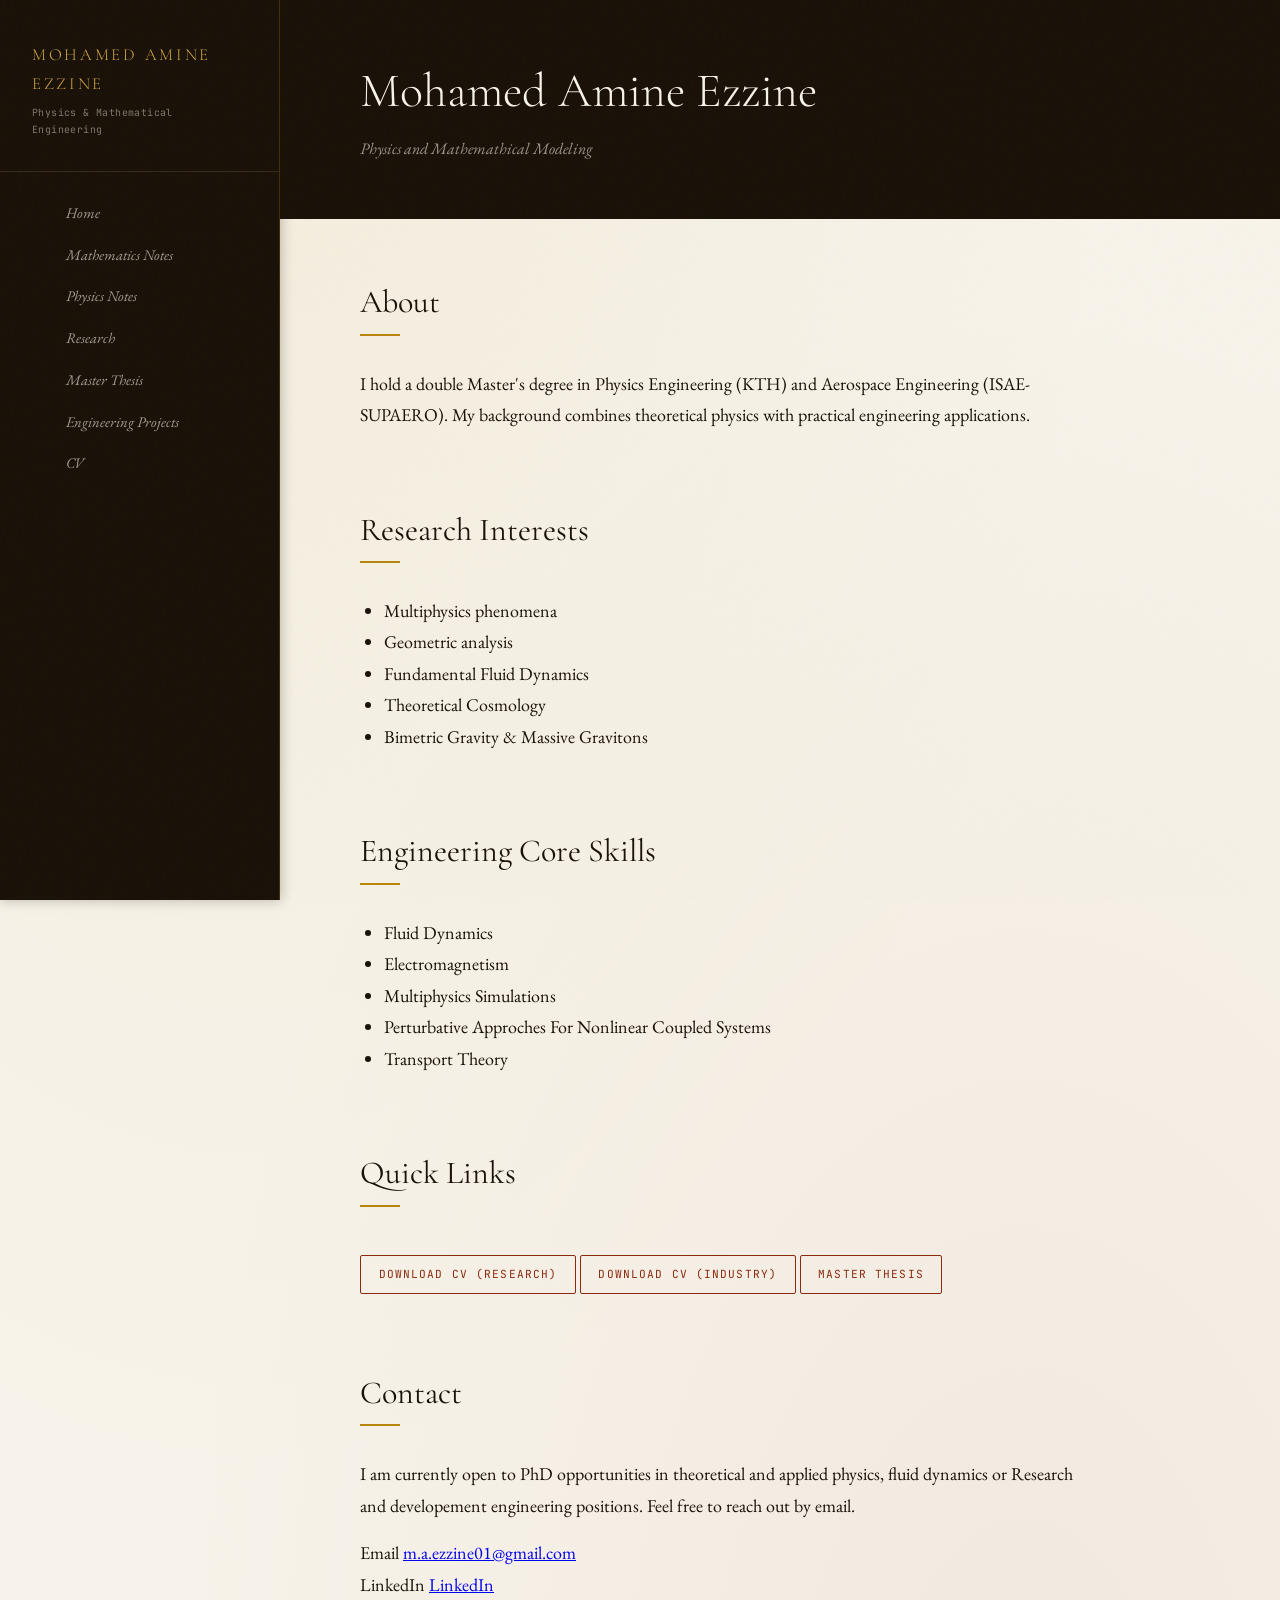
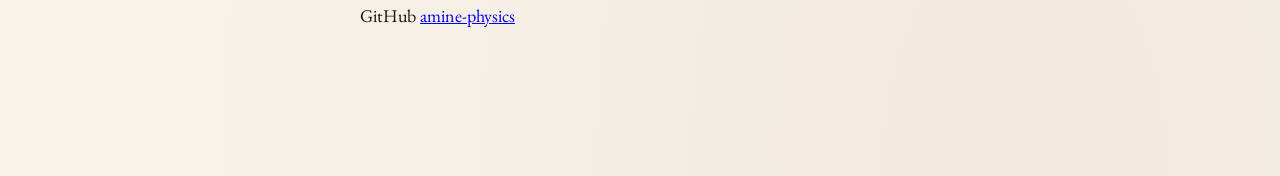
<file: index.html>
<!DOCTYPE html>
<html lang="en">
<head>
<meta charset="UTF-8">
<meta name="viewport" content="width=device-width, initial-scale=1.0">
<title>Mohamed Amine Ezzine</title>
<link rel="stylesheet" href="style.css">
<link rel="preconnect" href="https://fonts.googleapis.com">
<link href="https://fonts.googleapis.com/css2?family=EB+Garamond:wght@400;500&display=swap" rel="stylesheet">
</head>
<body>

<button 
  onclick="document.querySelector('.sidebar').classList.toggle('open')"
  style="display:none;position:fixed;top:1rem;left:1rem;z-index:200;
         background:#1a1208;color:#d4a843;border:1px solid rgba(184,134,11,0.3);
         padding:0.5rem 0.75rem;font-family:monospace;font-size:0.7rem;
         cursor:pointer;border-radius:3px;"
  id="menuBtn">☰ Menu</button>
<script>
  if (window.innerWidth <= 900)
    document.getElementById('menuBtn').style.display = 'block';
</script>

<aside class="sidebar">
  <div class="sidebar-header">
    <div class="sidebar-name">Mohamed Amine Ezzine</div>
    <div class="sidebar-subtitle">Physics & Mathematical Engineering</div>
  </div>
  <ul class="sidebar-nav">
    <li><a href="index.html" class="nav-link">Home</a></li>
    <li><a href="math.html" class="nav-link">Mathematics Notes</a></li>
    <li><a href="physics.html" class="nav-link">Physics Notes</a></li>
    <li><a href="research.html" class="nav-link">Research</a></li>
    <li><a href="thesis.html" class="nav-link">Master Thesis</a></li>
    <li><a href="Engineering Projects.html" class="nav-link">Engineering Projects</a></li>
    <li><a href="cv.html" class="nav-link">CV</a></li>
  </ul>
</aside>

<main class="main">

  <header class="page-header">
    <h1>Mohamed Amine Ezzine</h1>
    <p>Physics and Mathemathical Modeling</p>
  </header>

  <div class="content">

    <section class="section">
      <h2 class="section-title">About</h2>
      <div class="section-rule"></div>
      <p>
        I hold a double Master's degree in Physics Engineering (KTH) and Aerospace Engineering (ISAE-SUPAERO). 
        My background combines theoretical physics with practical engineering applications.
      </p>
    </section>

    <section class="section">
      <h2 class="section-title">Research Interests</h2>
      <div class="section-rule"></div>
      <ul>
        <li>Multiphysics phenomena
        <li>Geometric analysis
        <li>Fundamental Fluid Dynamics</li>
        <li>Theoretical Cosmology</li>
        <li>Bimetric Gravity &amp; Massive Gravitons</li>

      </ul>
    </section>
        <section class="section">
      <h2 class="section-title">Engineering Core Skills</h2>
      <div class="section-rule"></div>
      <ul>
        <li>Fluid Dynamics</li>
        <li>Electromagnetism</li>
        <li>Multiphysics Simulations</li>
        <li>Perturbative Approches For Nonlinear Coupled Systems</li>
        <li>Transport Theory</li>
      </ul>
    </section>

    <section class="section">
      <h2 class="section-title">Quick Links</h2>
      <div class="section-rule"></div>
      <a href="CV.pdf" class="button-link">Download CV (Research)</a>
      <a href="CV_Industry.pdf" class="button-link">Download CV (Industry)</a>
      <a href="Master Thesis.pdf" class="button-link">Master Thesis</a>
    </section>

    <!-- ── CONTACT ─────────────────────────────────── -->
    <section class="section">
      <h2 class="section-title">Contact</h2>
      <div class="section-rule"></div>
      <p>
        I am currently open to PhD opportunities in theoretical and
        applied physics, fluid dynamics or Research and developement engineering positions. Feel free to reach out by email.
      </p>

      <div class="contact-grid">

        <div class="contact-item">
          <span class="contact-label">Email</span>
          <a href="mailto:m.a.ezzine01@gmail.com" class="contact-value">
            m.a.ezzine01@gmail.com
          </a>
        </div>


        <div class="contact-item">
          <span class="contact-label">LinkedIn</span>
          <a href="https://www.linkedin.com/in/ezzine-mohamed-amine/"
             class="contact-value"
             target="_blank" rel="noopener">
            LinkedIn
          </a>
        </div>

        <div class="contact-item">
          <span class="contact-label">GitHub</span>
          <a href="https://github.com/amine-physics"
             class="contact-value"
             target="_blank" rel="noopener">
            amine-physics
          </a>
        </div>

      </div>
    </section>
    <!-- ── END CONTACT ────────────────────────────── -->

  </div>
</main>

</body>
</html>
</file>
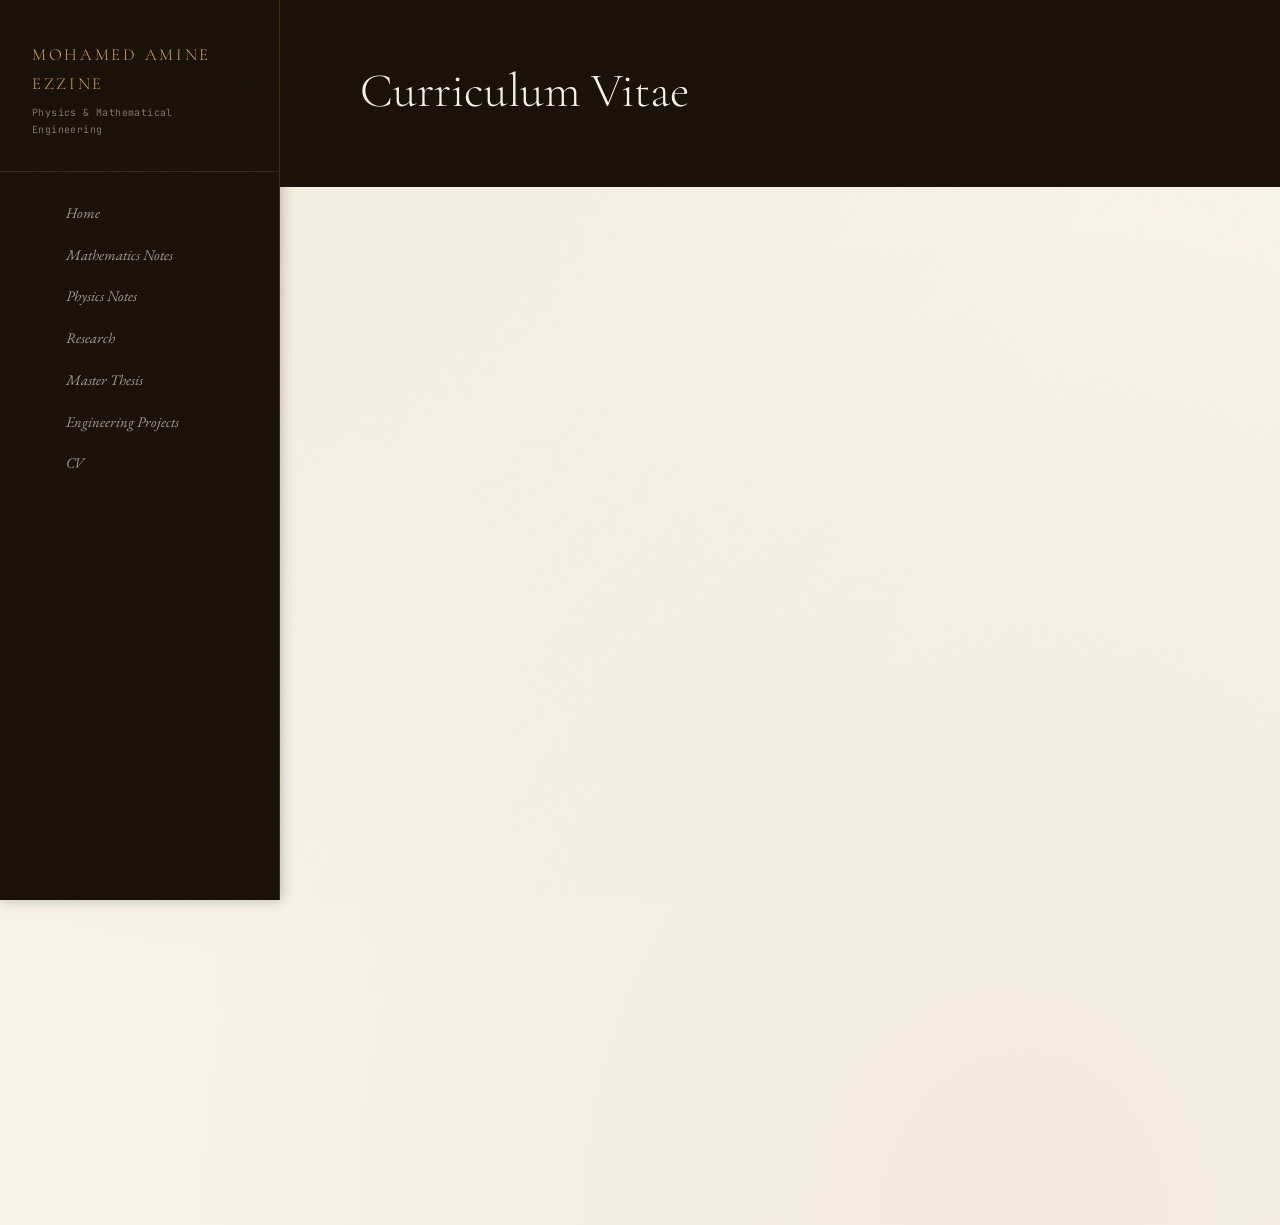
<file: cv.html>
<!DOCTYPE html>
<html lang="en">
<head>
<meta charset="UTF-8">
<meta name="viewport" content="width=device-width, initial-scale=1.0">
<title>CV</title>

<link rel="stylesheet" href="style.css">
<link rel="preconnect" href="https://fonts.googleapis.com">
<link href="https://fonts.googleapis.com/css2?family=EB+Garamond:wght@400;500&display=swap" rel="stylesheet">

</head>
<body>
<button 
  onclick="document.querySelector('.sidebar').classList.toggle('open')"
  style="display:none;position:fixed;top:1rem;left:1rem;z-index:200;
         background:#1a1208;color:#d4a843;border:1px solid rgba(184,134,11,0.3);
         padding:0.5rem 0.75rem;font-family:monospace;font-size:0.7rem;
         cursor:pointer;border-radius:3px;"
  id="menuBtn">☰ Menu</button>

<script>
  if (window.innerWidth <= 900)
    document.getElementById('menuBtn').style.display = 'block';
</script>

<aside class="sidebar">
  <div class="sidebar-header">
    <div class="sidebar-name">Mohamed Amine Ezzine</div>
    <div class="sidebar-subtitle">Physics & Mathematical Engineering</div>
  </div>

  <ul class="sidebar-nav">
    <li><a href="index.html" class="nav-link">Home</a></li>
    <li><a href="math.html" class="nav-link">Mathematics Notes</a></li>
    <li><a href="physics.html" class="nav-link">Physics Notes</a></li>
    <li><a href="research.html" class="nav-link">Research</a></li>
    <li><a href="thesis.html" class="nav-link">Master Thesis</a></li>
    <li><a href="Engineering Projects.html" class="nav-link">Engineering Projects</a></li>
    <li><a href="cv.html" class="nav-link">CV</a></li>
  </ul>
</aside>


<main class="main">

<header class="page-header">
  <h1>Curriculum Vitae</h1>
</header>

<div class="content">

<iframe src="CV.pdf" width="100%" height="900px"></iframe>

</div>
</main>
</body>
</html>
</file>
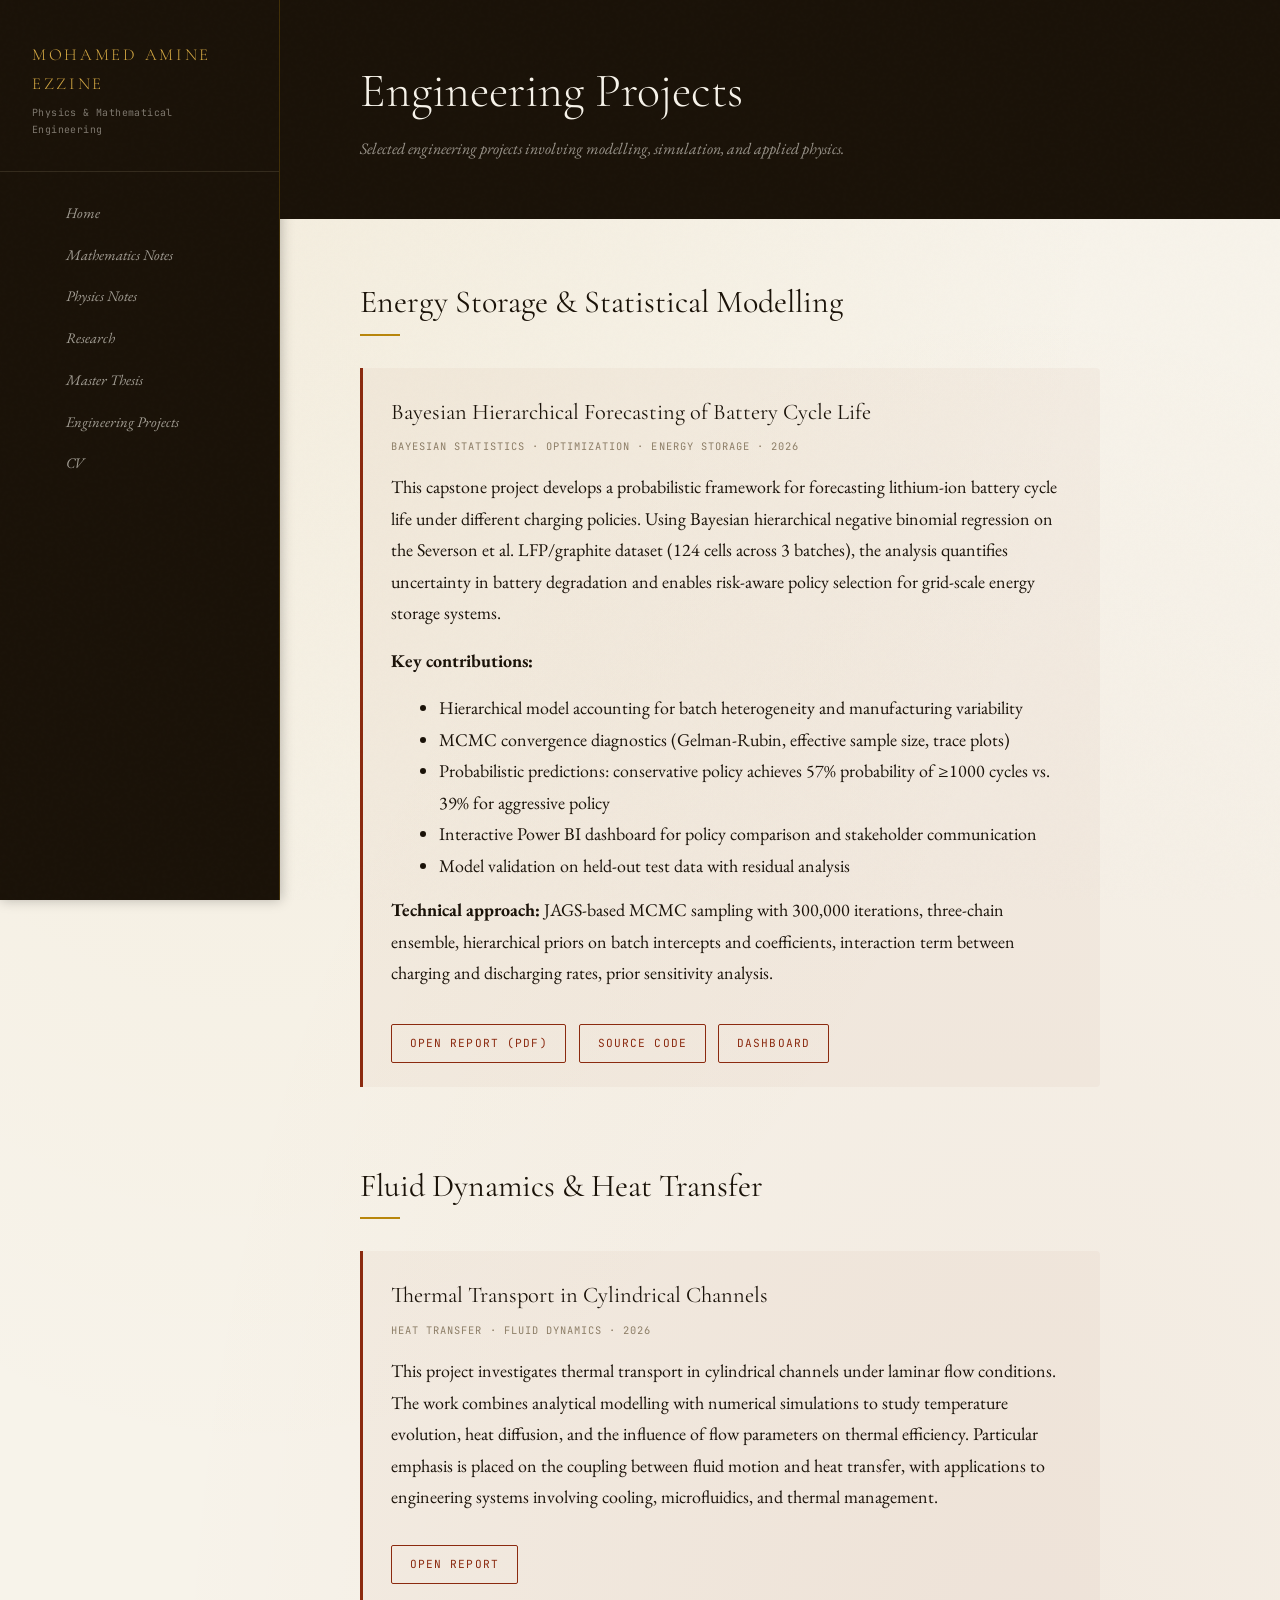
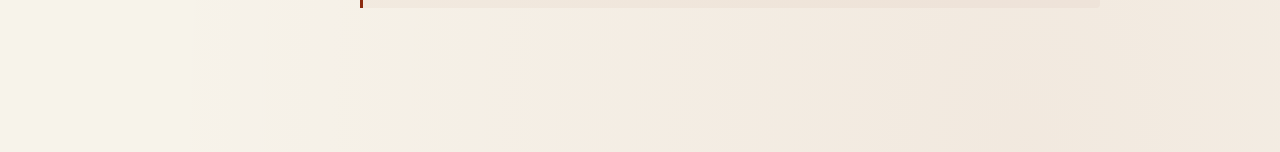
<file: Engineering Projects.html>
<!DOCTYPE html>
<html lang="en">
<head>
<meta charset="UTF-8">
<meta name="viewport" content="width=device-width, initial-scale=1.0">
<title>Engineering Projects</title>
<link rel="stylesheet" href="style.css">
<link rel="preconnect" href="https://fonts.googleapis.com">
<link href="https://fonts.googleapis.com/css2?family=EB+Garamond:wght@400;500&display=swap" rel="stylesheet">
</head>
<body>
<button 
  onclick="document.querySelector('.sidebar').classList.toggle('open')"
  style="display:none;position:fixed;top:1rem;left:1rem;z-index:200;
         background:#1a1208;color:#d4a843;border:1px solid rgba(184,134,11,0.3);
         padding:0.5rem 0.75rem;font-family:monospace;font-size:0.7rem;
         cursor:pointer;border-radius:3px;"
  id="menuBtn">☰ Menu</button>
<script>
  if (window.innerWidth <= 900)
    document.getElementById('menuBtn').style.display = 'block';
</script>
<aside class="sidebar">
  <div class="sidebar-header">
    <div class="sidebar-name">Mohamed Amine Ezzine</div>
    <div class="sidebar-subtitle">Physics & Mathematical Engineering</div>
  </div>
  <ul class="sidebar-nav">
    <li><a href="index.html" class="nav-link">Home</a></li>
    <li><a href="math.html" class="nav-link">Mathematics Notes</a></li>
    <li><a href="physics.html" class="nav-link">Physics Notes</a></li>
    <li><a href="research.html" class="nav-link">Research</a></li>
    <li><a href="thesis.html" class="nav-link">Master Thesis</a></li>
    <li><a href="Engineering Projects.html" class="nav-link">Engineering Projects</a></li>
    <li><a href="cv.html" class="nav-link">CV</a></li>
  </ul>
</aside>
<main class="main">
<header class="page-header">
  <h1>Engineering Projects</h1>
  <p>
    Selected engineering projects involving modelling,
    simulation, and applied physics.
  </p>
</header>
<div class="content">

<section class="section" id="battery-cycle-life">
  <h2 class="section-title">Energy Storage & Statistical Modelling</h2>
  <div class="section-rule"></div>
  <div class="note-card">
    <div class="note-title">Bayesian Hierarchical Forecasting of Battery Cycle Life</div>
    <div class="note-meta">Bayesian Statistics · Optimization · Energy Storage · 2026</div>
    <p>
      This capstone project develops a probabilistic framework for forecasting 
      lithium-ion battery cycle life under different charging policies. Using 
      Bayesian hierarchical negative binomial regression on the Severson et al. 
      LFP/graphite dataset (124 cells across 3 batches), the analysis quantifies 
      uncertainty in battery degradation and enables risk-aware policy selection 
      for grid-scale energy storage systems.
    </p>
    <p style="margin-top: 0.8rem;">
      <strong>Key contributions:</strong>
    </p>
    <ul style="margin-left: 1.5rem; margin-top: 0.5rem;">
      <li>Hierarchical model accounting for batch heterogeneity and manufacturing variability</li>
      <li>MCMC convergence diagnostics (Gelman-Rubin, effective sample size, trace plots)</li>
      <li>Probabilistic predictions: conservative policy achieves 57% probability of ≥1000 cycles 
          vs. 39% for aggressive policy</li>
      <li>Interactive Power BI dashboard for policy comparison and stakeholder communication</li>
      <li>Model validation on held-out test data with residual analysis</li>
    </ul>
    <p style="margin-top: 0.8rem;">
      <strong>Technical approach:</strong> JAGS-based MCMC sampling with 300,000 iterations, 
      three-chain ensemble, hierarchical priors on batch intercepts and coefficients, 
      interaction term between charging and discharging rates, prior sensitivity analysis.
    </p>
    <div style="display: flex; gap: 0.8rem; margin-top: 1.2rem; flex-wrap: wrap;">
      <a href="Bayesian_Statistics_project.pdf" class="button-link">
         Open Report (PDF)
      </a>
      <a href="https://github.com/Amine-Physics/Bayesian-analysis-of-battery-life-cycle" 
         class="button-link" target="_blank">
         Source Code
      </a>
      <a href="BATTERY CYCLE LIFE ANALYSIS.pbix" class="button-link" target="_blank">
         Dashboard
      </a>
    </div>
  </div>
</section>

<section class="section" id="thermal-transport">
  <h2 class="section-title">Fluid Dynamics & Heat Transfer</h2>
  <div class="section-rule"></div>
  <div class="note-card">
    <div class="note-title">Thermal Transport in Cylindrical Channels</div>
    <div class="note-meta">Heat Transfer · Fluid Dynamics · 2026</div>
    <p>
      This project investigates thermal transport in cylindrical
      channels under laminar flow conditions. The work combines
      analytical modelling with numerical simulations to study
      temperature evolution, heat diffusion, and the influence of
      flow parameters on thermal efficiency. Particular emphasis is
      placed on the coupling between fluid motion and heat transfer,
      with applications to engineering systems involving cooling,
      microfluidics, and thermal management.
    </p>
    <a href="Thermal Transport Project.pdf" class="button-link">
      Open Report
    </a>
  </div>
</section>

</div>
</main>
</body>
</html>
</file>
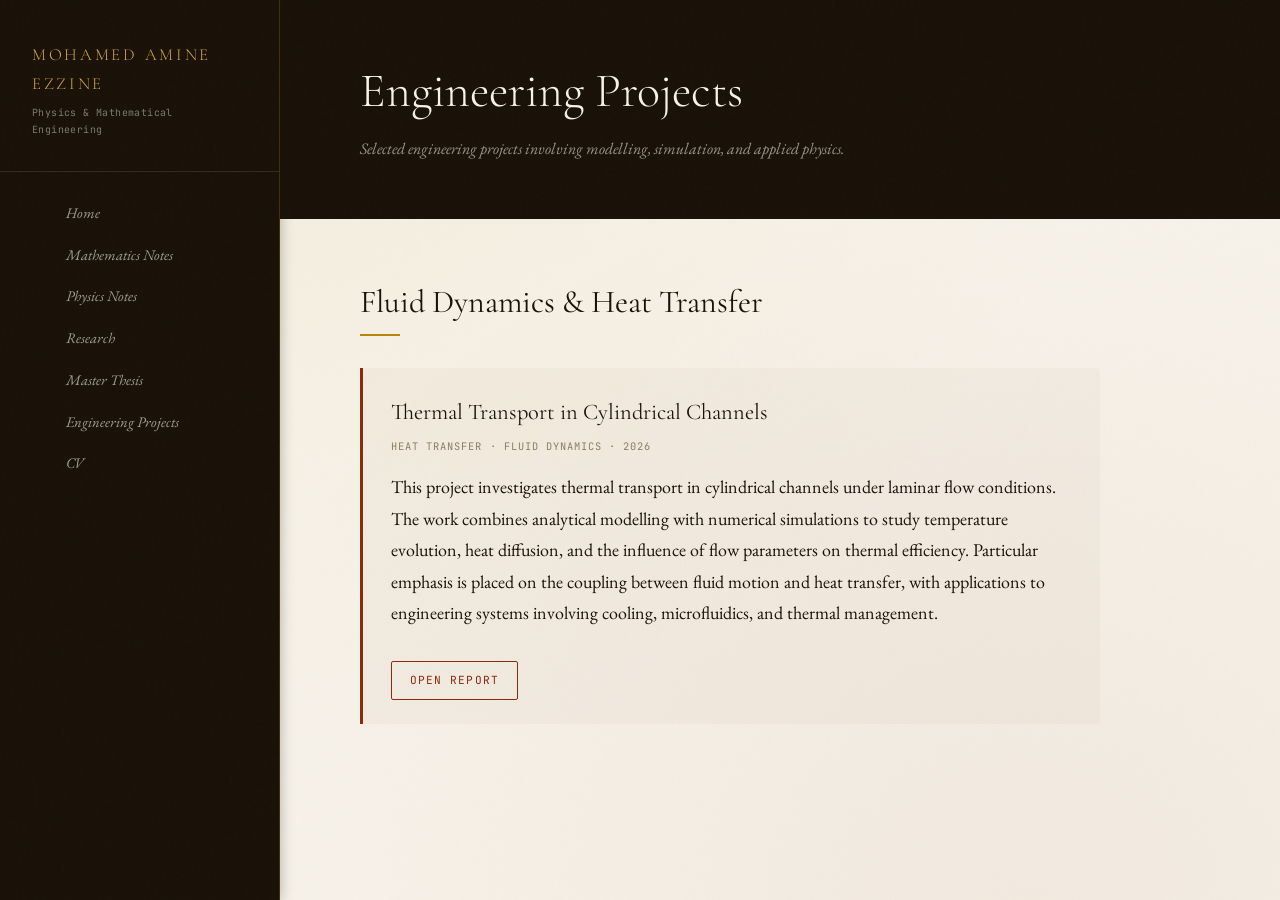
<file: Engineering.html>
<!DOCTYPE html>
<html lang="en">
<head>
<meta charset="UTF-8">
<meta name="viewport" content="width=device-width, initial-scale=1.0">
<title>Engineering Projects</title>

<link rel="stylesheet" href="style.css">
<link rel="preconnect" href="https://fonts.googleapis.com">
<link href="https://fonts.googleapis.com/css2?family=EB+Garamond:wght@400;500&display=swap" rel="stylesheet">

</head>
<body>

<button 
  onclick="document.querySelector('.sidebar').classList.toggle('open')"
  style="display:none;position:fixed;top:1rem;left:1rem;z-index:200;
         background:#1a1208;color:#d4a843;border:1px solid rgba(184,134,11,0.3);
         padding:0.5rem 0.75rem;font-family:monospace;font-size:0.7rem;
         cursor:pointer;border-radius:3px;"
  id="menuBtn">☰ Menu</button>

<script>
  if (window.innerWidth <= 900)
    document.getElementById('menuBtn').style.display = 'block';
</script>

<aside class="sidebar">
  <div class="sidebar-header">
    <div class="sidebar-name">Mohamed Amine Ezzine</div>
    <div class="sidebar-subtitle">Physics & Mathematical Engineering</div>
  </div>

  <ul class="sidebar-nav">
    <li><a href="index.html" class="nav-link">Home</a></li>
    <li><a href="math.html" class="nav-link">Mathematics Notes</a></li>
    <li><a href="physics.html" class="nav-link">Physics Notes</a></li>
    <li><a href="research.html" class="nav-link">Research</a></li>
    <li><a href="thesis.html" class="nav-link">Master Thesis</a></li>
    <li><a href="Engineering.html" class="nav-link">Engineering Projects</a></li>
    <li><a href="cv.html" class="nav-link">CV</a></li>
  </ul>
</aside>

<main class="main">

<header class="page-header">
  <h1>Engineering Projects</h1>
  <p>
    Selected engineering projects involving modelling,
    simulation, and applied physics.
  </p>
</header>

<div class="content">

<section class="section" id="thermal-transport">
  <h2 class="section-title">Fluid Dynamics & Heat Transfer</h2>
  <div class="section-rule"></div>

  <div class="note-card">
    <div class="note-title">Thermal Transport in Cylindrical Channels</div>
    <div class="note-meta">Heat Transfer · Fluid Dynamics · 2026</div>

    <p>
      This project investigates thermal transport in cylindrical
      channels under laminar flow conditions. The work combines
      analytical modelling with numerical simulations to study
      temperature evolution, heat diffusion, and the influence of
      flow parameters on thermal efficiency. Particular emphasis is
      placed on the coupling between fluid motion and heat transfer,
      with applications to engineering systems involving cooling,
      microfluidics, and thermal management.
    </p>

    <a href="Thermal_transport.pdf" class="button-link">
      Open Report
    </a>
  </div>

</section>

</div>
</main>

</body>
</html>
</file>
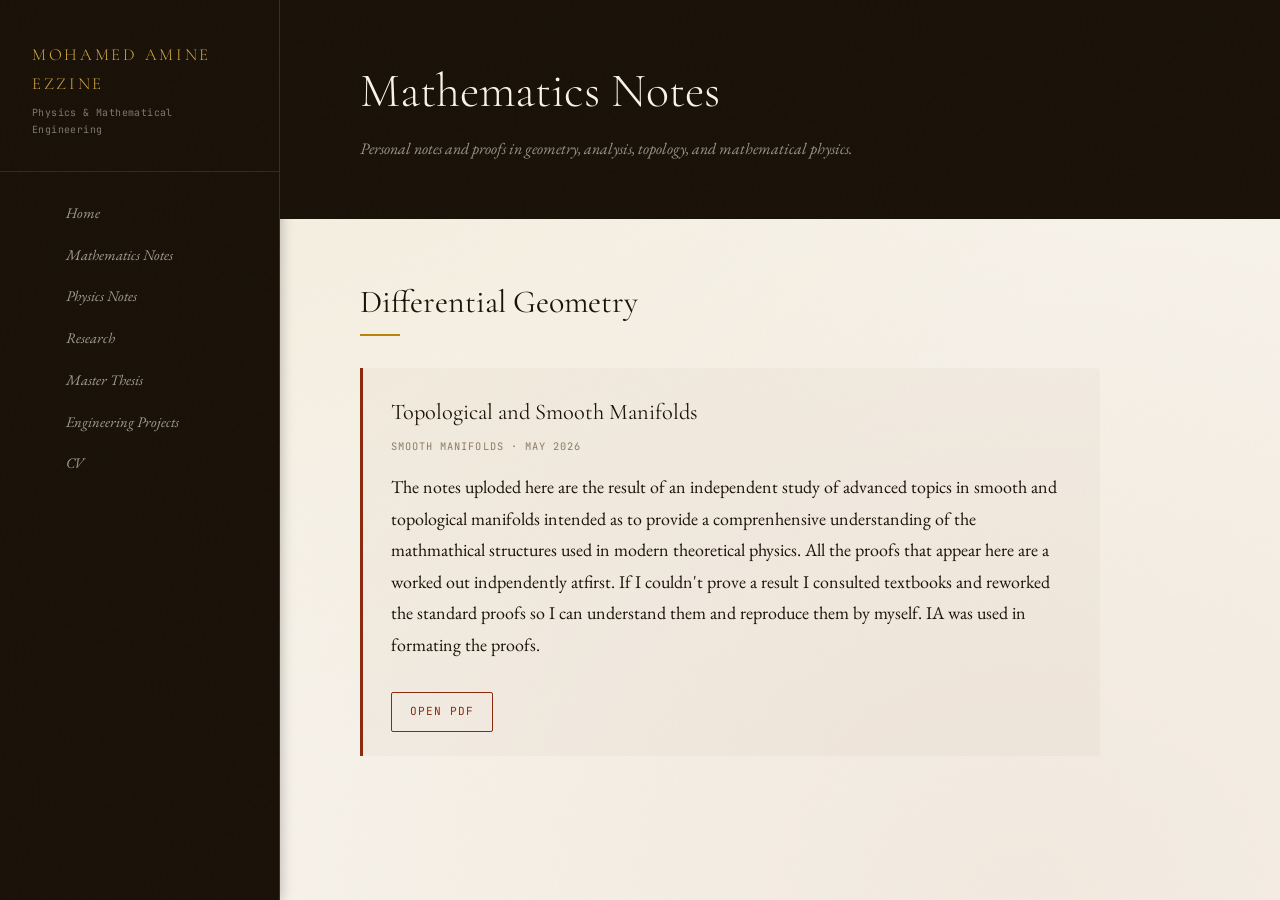
<file: math.html>
<!DOCTYPE html>
<html lang="en">
<head>
<meta charset="UTF-8">
<meta name="viewport" content="width=device-width, initial-scale=1.0">
<title>Mathematics Notes</title>

<link rel="stylesheet" href="style.css">
<link rel="preconnect" href="https://fonts.googleapis.com">
<link href="https://fonts.googleapis.com/css2?family=EB+Garamond:wght@400;500&display=swap" rel="stylesheet">

</head>
<body>
<button 
  onclick="document.querySelector('.sidebar').classList.toggle('open')"
  style="display:none;position:fixed;top:1rem;left:1rem;z-index:200;
         background:#1a1208;color:#d4a843;border:1px solid rgba(184,134,11,0.3);
         padding:0.5rem 0.75rem;font-family:monospace;font-size:0.7rem;
         cursor:pointer;border-radius:3px;"
  id="menuBtn">☰ Menu</button>

<script>
  if (window.innerWidth <= 900)
    document.getElementById('menuBtn').style.display = 'block';
</script>

<aside class="sidebar">
  <div class="sidebar-header">
    <div class="sidebar-name">Mohamed Amine Ezzine</div>
    <div class="sidebar-subtitle">Physics & Mathematical Engineering</div>
  </div>

  <ul class="sidebar-nav">
    <li><a href="index.html" class="nav-link">Home</a></li>
    <li><a href="math.html" class="nav-link">Mathematics Notes</a></li>
    <li><a href="physics.html" class="nav-link">Physics Notes</a></li>
    <li><a href="research.html" class="nav-link">Research</a></li>
    <li><a href="thesis.html" class="nav-link">Master Thesis</a></li>
    <li><a href="Engineering Projects.html" class="nav-link">Engineering Projects</a></li>
    <li><a href="cv.html" class="nav-link">CV</a></li>
  </ul>
</aside>


<main class="main">

<header class="page-header">
  <h1>Mathematics Notes</h1>
  <p>
    Personal notes and proofs in geometry, analysis, topology,
    and mathematical physics.
  </p>
</header>

<div class="content">

<section class="section" id="geometry">
  <h2 class="section-title">Differential Geometry</h2>
  <div class="section-rule"></div>

  <div class="note-card">
    <div class="note-title"> Topological and Smooth Manifolds</div>
    <div class="note-meta">Smooth manifolds · May 2026</div>

    <p>
      The notes uploded here are the result of an independent study of advanced topics in smooth and topological manifolds intended as to provide a comprenhensive understanding of the mathmathical structures used in modern theoretical physics. 
      All the proofs that appear here are a worked out indpendently atfirst. If I couldn't prove a result I consulted textbooks and reworked the standard proofs so I can understand them and reproduce them by myself. IA was used in formating the proofs. 
    </p>

    <a href="Mathemathics Notes.pdf" class="button-link">
      Open PDF
    </a>
  </div>

</section>



</div>
</main>
</body>
</html>
</file>
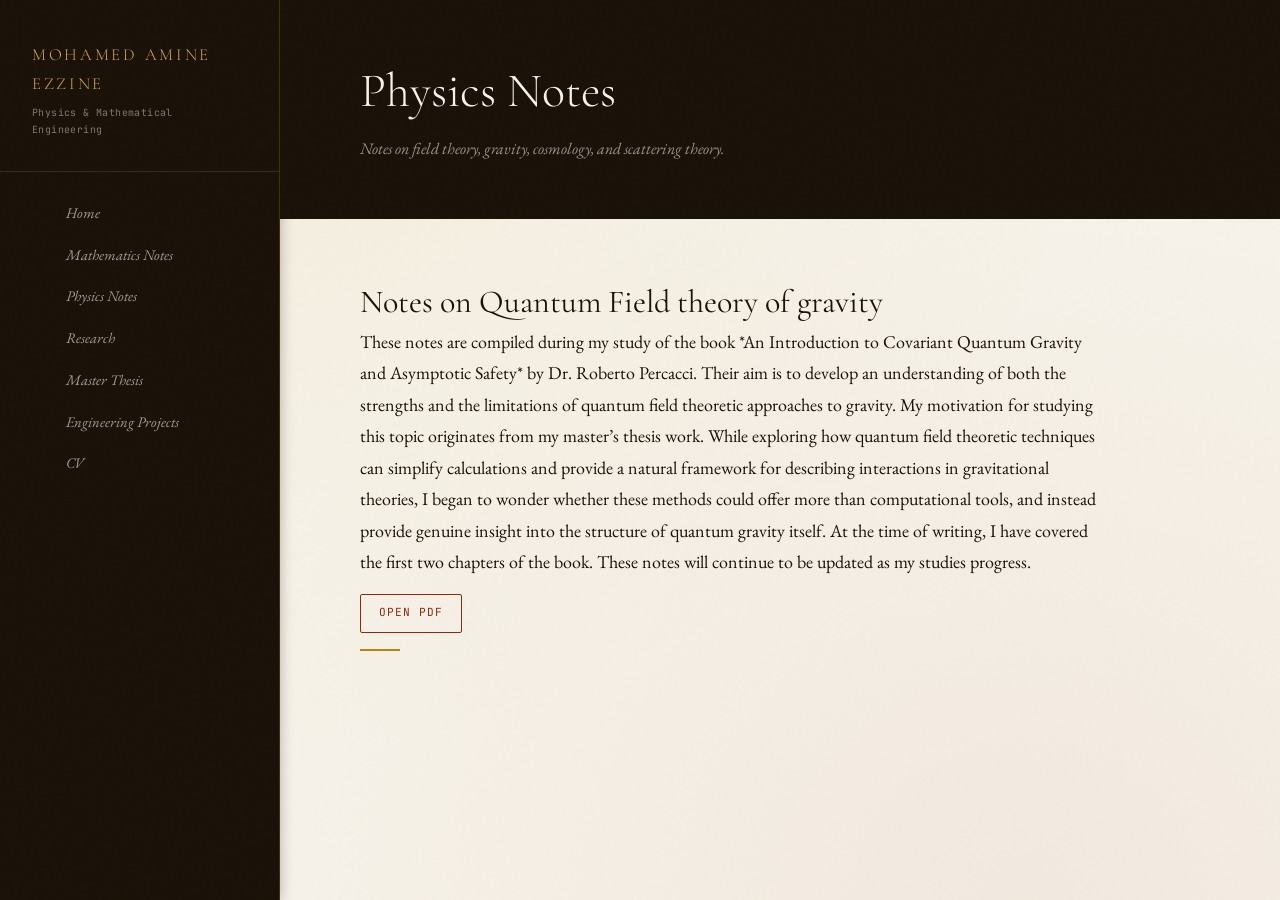
<file: physics.html>
<!DOCTYPE html>
<html lang="en">
<head>
<meta charset="UTF-8">
<meta name="viewport" content="width=device-width, initial-scale=1.0">
<title>Physics Notes</title>

<link rel="stylesheet" href="style.css">
<link rel="preconnect" href="https://fonts.googleapis.com">
<link href="https://fonts.googleapis.com/css2?family=EB+Garamond:wght@400;500&display=swap" rel="stylesheet">

</head>
<body>
<button 
  onclick="document.querySelector('.sidebar').classList.toggle('open')"
  style="display:none;position:fixed;top:1rem;left:1rem;z-index:200;
         background:#1a1208;color:#d4a843;border:1px solid rgba(184,134,11,0.3);
         padding:0.5rem 0.75rem;font-family:monospace;font-size:0.7rem;
         cursor:pointer;border-radius:3px;"
  id="menuBtn">☰ Menu</button>

<script>
  if (window.innerWidth <= 900)
    document.getElementById('menuBtn').style.display = 'block';
</script>

<aside class="sidebar">
  <div class="sidebar-header">
    <div class="sidebar-name">Mohamed Amine Ezzine</div>
    <div class="sidebar-subtitle">Physics & Mathematical Engineering</div>
  </div>

  <ul class="sidebar-nav">
    <li><a href="index.html" class="nav-link">Home</a></li>
    <li><a href="math.html" class="nav-link">Mathematics Notes</a></li>
    <li><a href="physics.html" class="nav-link">Physics Notes</a></li>
    <li><a href="research.html" class="nav-link">Research</a></li>
    <li><a href="thesis.html" class="nav-link">Master Thesis</a></li>
    <li><a href="Engineering Projects.html" class="nav-link">Engineering Projects</a></li>
    <li><a href="cv.html" class="nav-link">CV</a></li>
  </ul>
</aside>


<main class="main">

<header class="page-header">
  <h1>Physics Notes</h1>
  <p>
    Notes on field theory, gravity, cosmology, and scattering theory.
  </p>
</header>

<div class="content">

<section class="section">
  <h2 class="section-title">Notes on Quantum Field theory of gravity</h2>
  <p> 
These notes are compiled during my study of the book *An Introduction to Covariant Quantum Gravity and Asymptotic Safety* by Dr. Roberto Percacci. Their aim is to develop an understanding of both the strengths and the limitations of quantum field theoretic approaches to gravity.

My motivation for studying this topic originates from my master’s thesis work. While exploring how quantum field theoretic techniques can simplify calculations and provide a natural framework for describing interactions in gravitational theories, I began to wonder whether these methods could offer more than computational tools, and instead provide genuine insight into the structure of quantum gravity itself.

At the time of writing, I have covered the first two chapters of the book. These notes will continue to be updated as my studies progress.
  <a href="Physics_Notes_V2.pdf" class="button-link">
      Open PDF
    </a>
  </p>
  <div class="section-rule"></div>
</section>


</div>
</main>
</body>
</html>
</file>
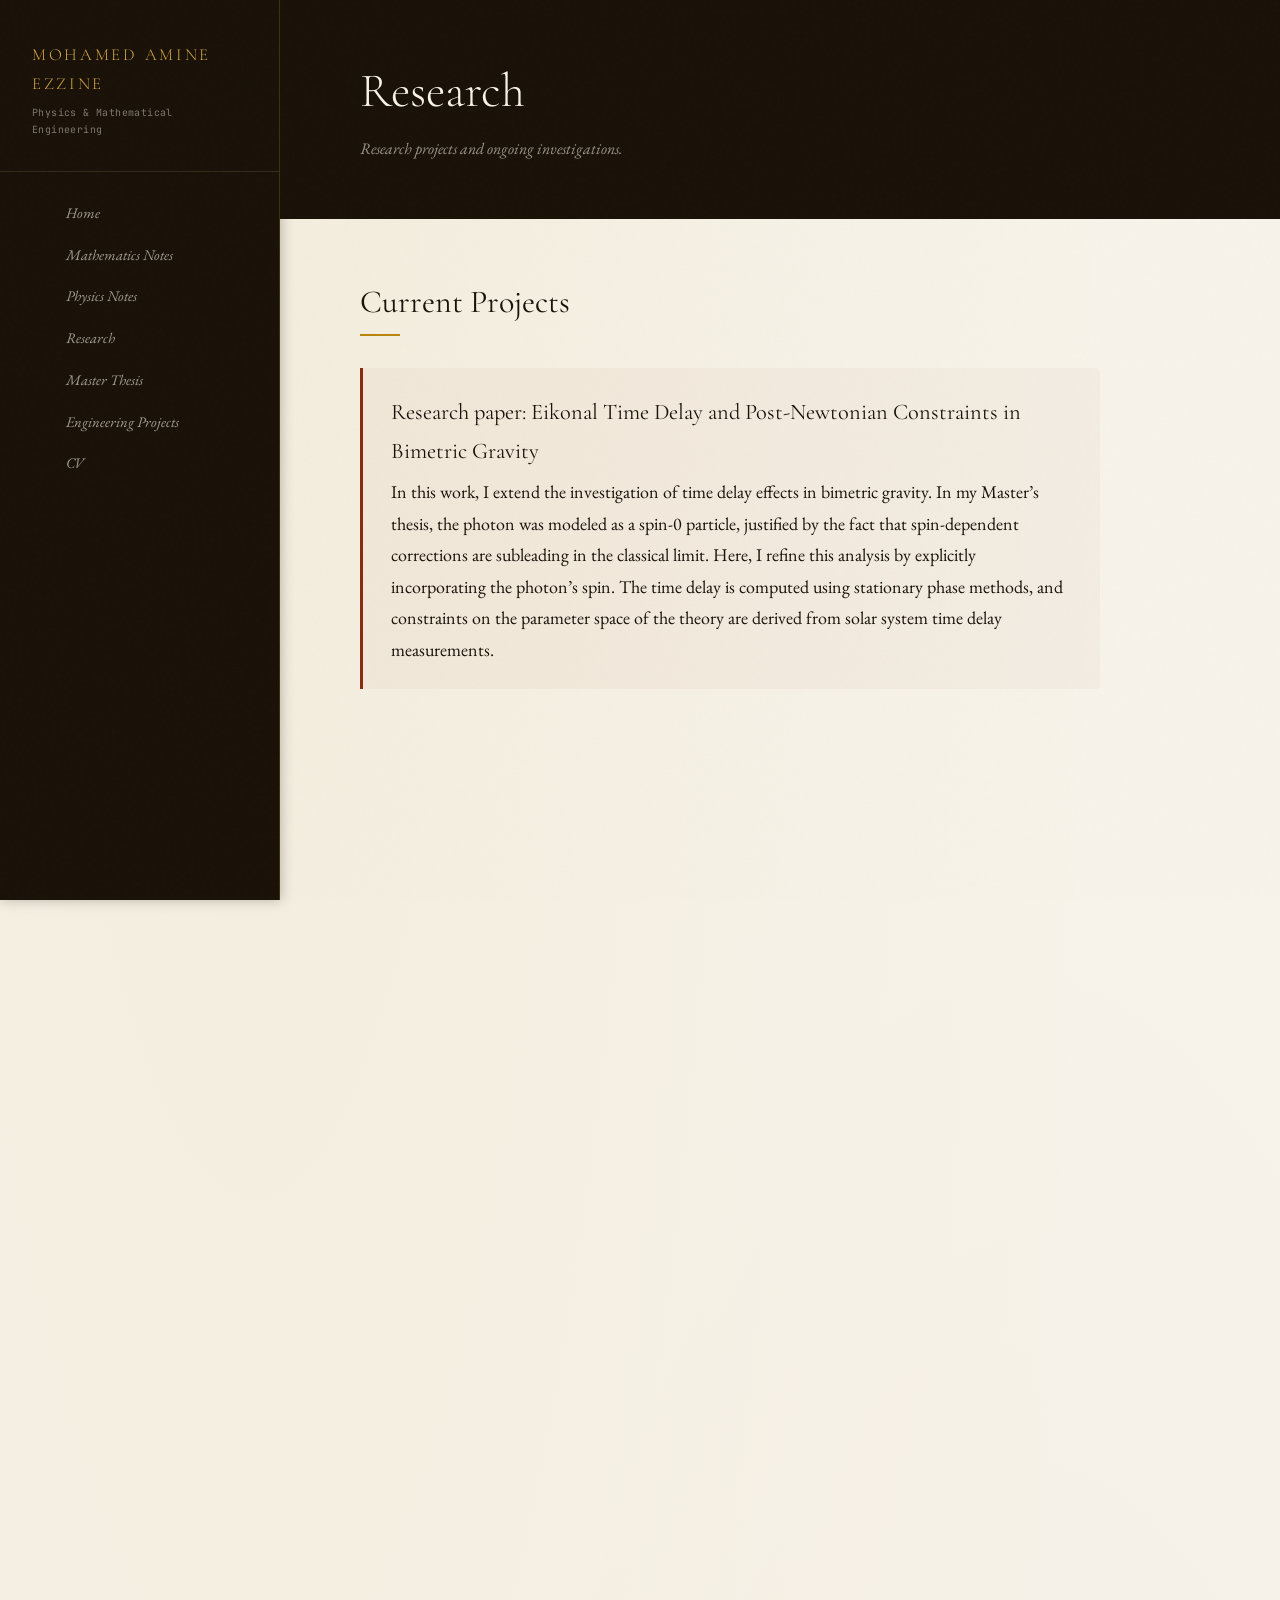
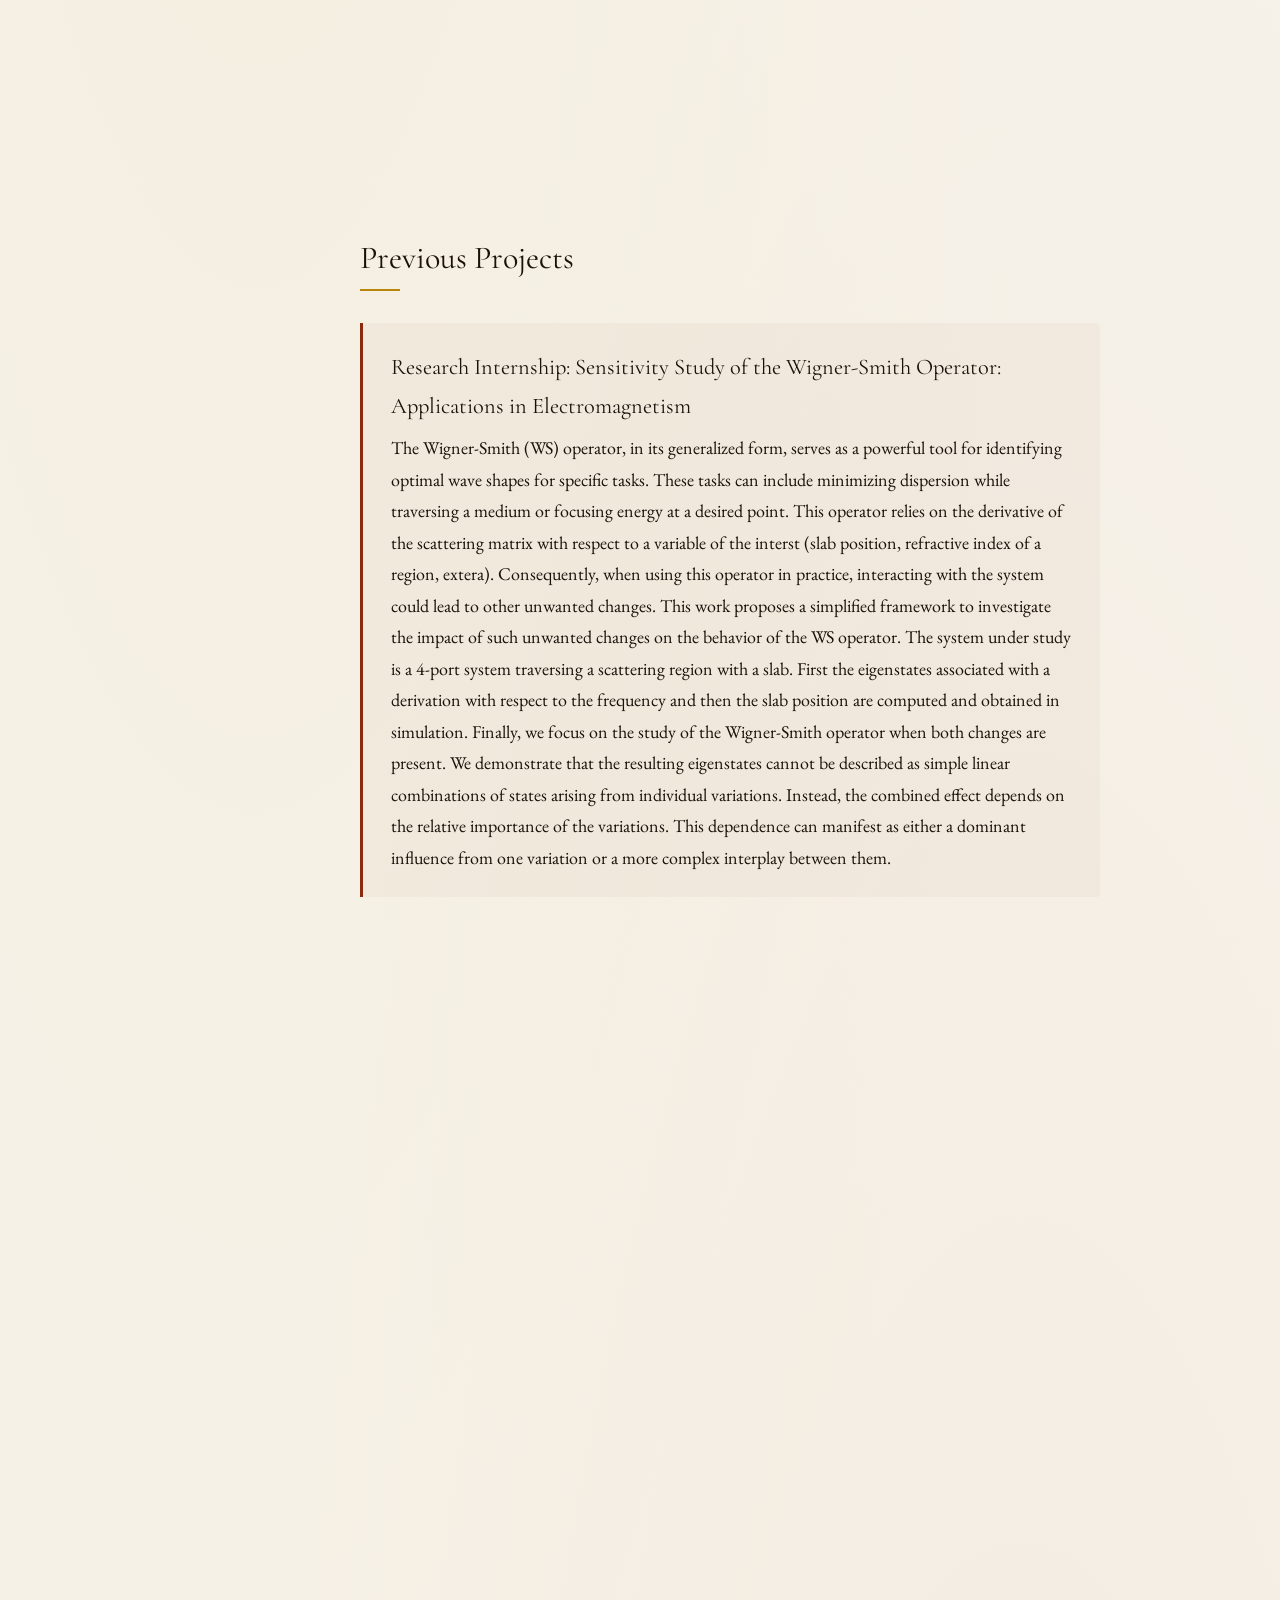
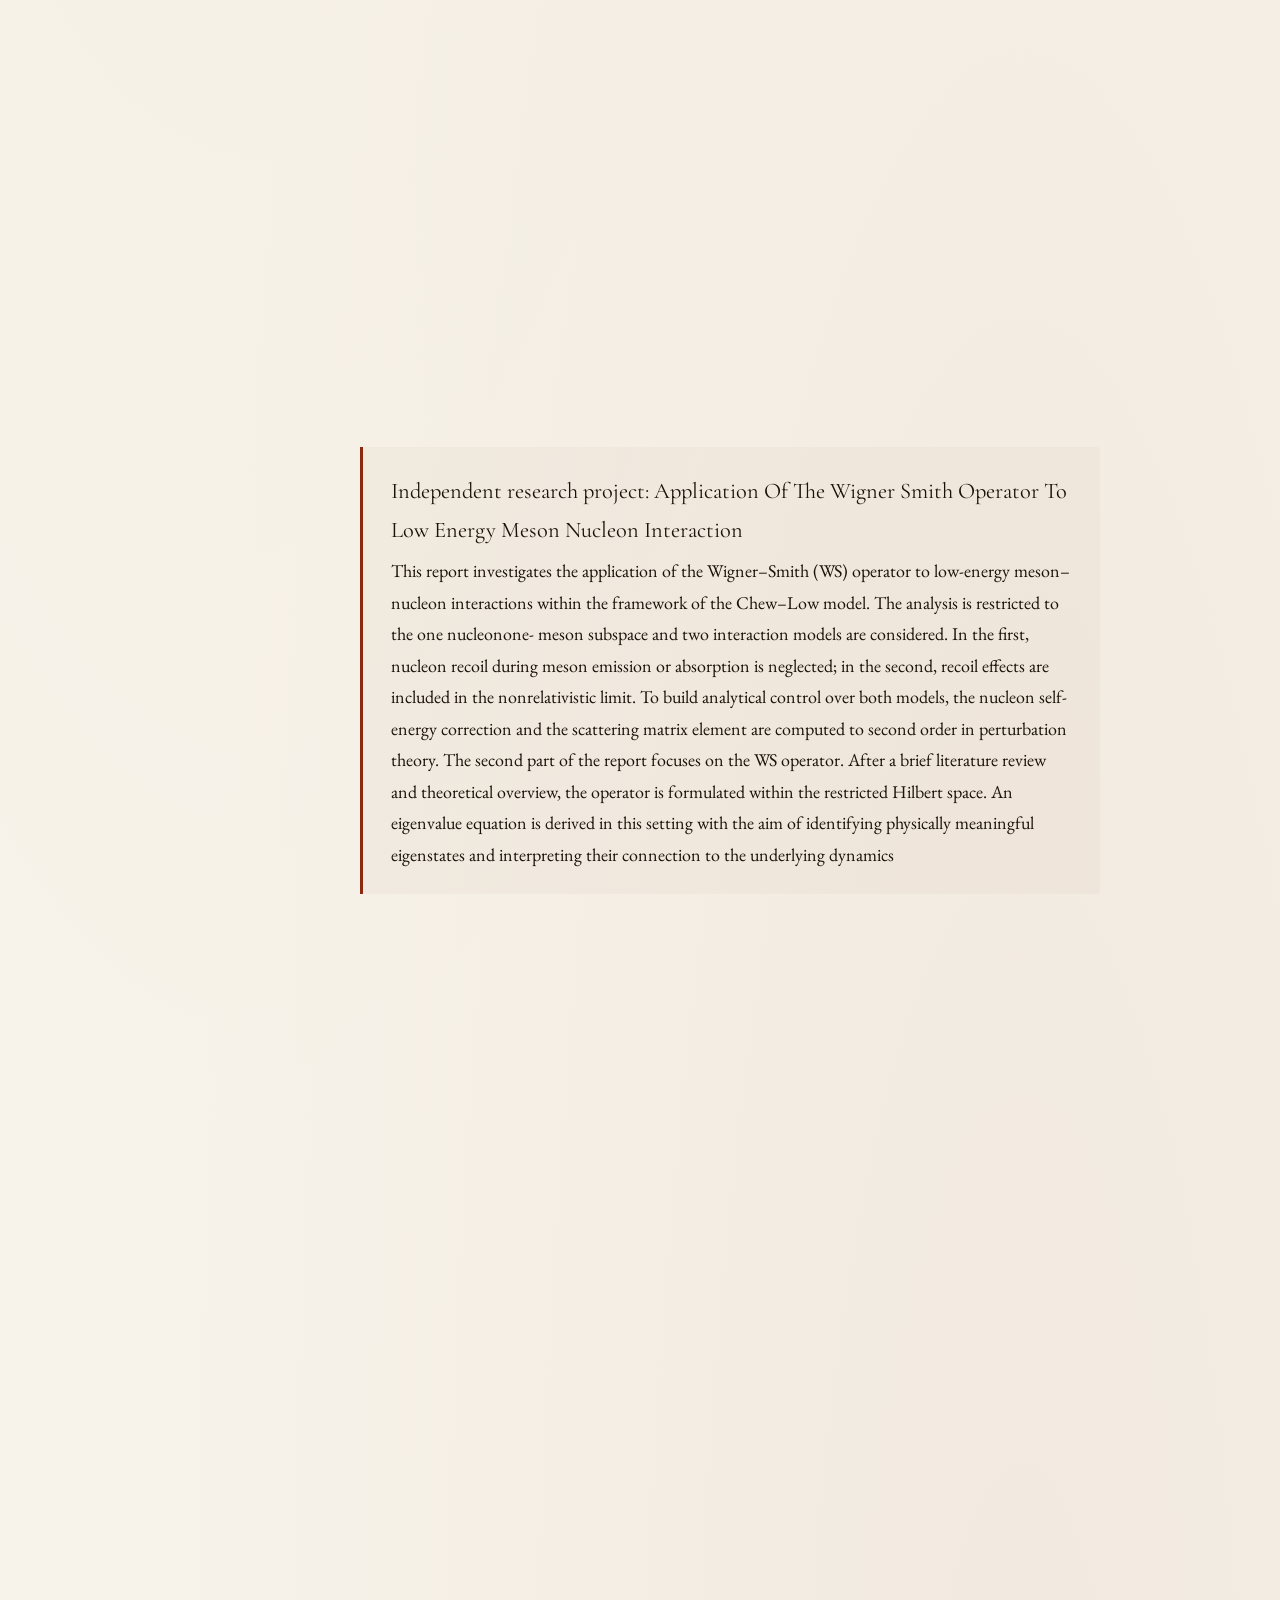
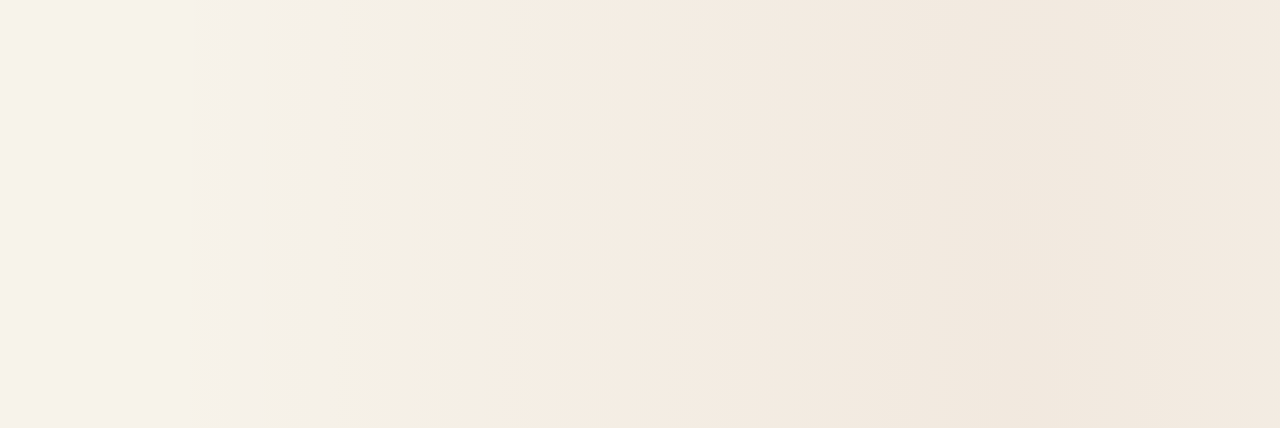
<file: research.html>
<!DOCTYPE html>
<html lang="en">
<head>
<meta charset="UTF-8">
<meta name="viewport" content="width=device-width, initial-scale=1.0">
<title>Research</title>

<link rel="stylesheet" href="style.css">
<link rel="preconnect" href="https://fonts.googleapis.com">
<link href="https://fonts.googleapis.com/css2?family=EB+Garamond:wght@400;500&display=swap" rel="stylesheet">

</head>
<body>
<button 
  onclick="document.querySelector('.sidebar').classList.toggle('open')"
  style="display:none;position:fixed;top:1rem;left:1rem;z-index:200;
         background:#1a1208;color:#d4a843;border:1px solid rgba(184,134,11,0.3);
         padding:0.5rem 0.75rem;font-family:monospace;font-size:0.7rem;
         cursor:pointer;border-radius:3px;"
  id="menuBtn">☰ Menu</button>

<script>
  if (window.innerWidth <= 900)
    document.getElementById('menuBtn').style.display = 'block';
</script>

<aside class="sidebar">
  <div class="sidebar-header">
    <div class="sidebar-name">Mohamed Amine Ezzine</div>
    <div class="sidebar-subtitle">Physics & Mathematical Engineering</div>
  </div>

  <ul class="sidebar-nav">
    <li><a href="index.html" class="nav-link">Home</a></li>
    <li><a href="math.html" class="nav-link">Mathematics Notes</a></li>
    <li><a href="physics.html" class="nav-link">Physics Notes</a></li>
    <li><a href="research.html" class="nav-link">Research</a></li>
    <li><a href="thesis.html" class="nav-link">Master Thesis</a></li>
    <li><a href="Engineering Projects.html" class="nav-link">Engineering Projects</a></li>
    <li><a href="cv.html" class="nav-link">CV</a></li>
  </ul>
</aside>


<main class="main">

<header class="page-header">
  <h1>Research</h1>
  <p>
    Research projects and ongoing investigations.
  </p>
</header>

<div class="content">



<section class="section">
  <h2 class="section-title">Current Projects</h2>
  <div class="section-rule"></div>

  <div class="note-card">
    <div class="note-title">Research paper: Eikonal Time Delay and Post-Newtonian Constraints in Bimetric Gravity</div>

    <p>
    In this work, I extend the investigation of time delay effects in bimetric gravity. In my Master’s thesis, the photon was modeled as a spin-0 particle, justified by the fact that spin-dependent corrections are subleading in the classical limit. Here, I refine this analysis by explicitly incorporating the photon’s spin.

The time delay is computed using stationary phase methods, and constraints on the parameter space of the theory are derived from solar system time delay measurements. 
    </p>
  </div>
<div class="content">

<iframe src="Ezzine_EikonalTimeDelay_2026.pdf" width="100%" height="900px"></iframe>

</section>

  <section class="section">
  <h2 class="section-title">Previous Projects</h2>
  <div class="section-rule"></div>

  <div class="note-card">
    <div class="note-title">Research Internship: Sensitivity Study of the Wigner-Smith Operator: Applications in
Electromagnetism</div>

    <p>
    The Wigner-Smith (WS) operator, in its generalized
form, serves as a powerful tool for identifying
optimal wave shapes for specific tasks. These tasks
can include minimizing dispersion while traversing a
medium or focusing energy at a desired point.
This operator relies on the derivative of the scattering
matrix with respect to a variable of the interst
(slab position, refractive index of a region, extera).
Consequently, when using this operator in practice,
interacting with the system could lead to other unwanted
changes.
This work proposes a simplified framework to investigate
the impact of such unwanted changes on the
behavior of the WS operator. The system under study
is a 4-port system traversing a scattering region with
a slab. First the eigenstates associated with a derivation
with respect to the frequency and then the slab
position are computed and obtained in simulation. Finally,
we focus on the study of the Wigner-Smith operator
when both changes are present. We demonstrate
that the resulting eigenstates cannot be described as
simple linear combinations of states arising from individual
variations. Instead, the combined effect depends
on the relative importance of the variations.
This dependence can manifest as either a dominant
influence from one variation or a more complex interplay
between them. 
    </p>
  </div>
<div class="content">

<iframe src="Research_project_final_version + suplimentary materials.pdf" width="100%" height="900px"></iframe>

</section>

  <div class="note-card">
    <div class="note-title">Independent research project: Application Of The Wigner Smith Operator To Low Energy Meson Nucleon Interaction</div>

    <p>
    This report investigates the application of the Wigner–Smith (WS) operator to low-energy meson–nucleon
interactions within the framework of the Chew–Low model. The analysis is restricted to the one nucleonone-
meson subspace and two interaction models are considered. In the first, nucleon recoil during meson
emission or absorption is neglected; in the second, recoil effects are included in the nonrelativistic limit.
To build analytical control over both models, the nucleon self-energy correction and the scattering matrix
element are computed to second order in perturbation theory.
The second part of the report focuses on the WS operator. After a brief literature review and theoretical
overview, the operator is formulated within the restricted Hilbert space. An eigenvalue equation
is derived in this setting with the aim of identifying physically meaningful eigenstates and interpreting
their connection to the underlying dynamics
    </p>
  </div>
<div class="content">

<iframe src="independent_research_project.pdf" width="100%" height="900px"></iframe>

</section>

</div>
</main>
</body>
</html>
</file>
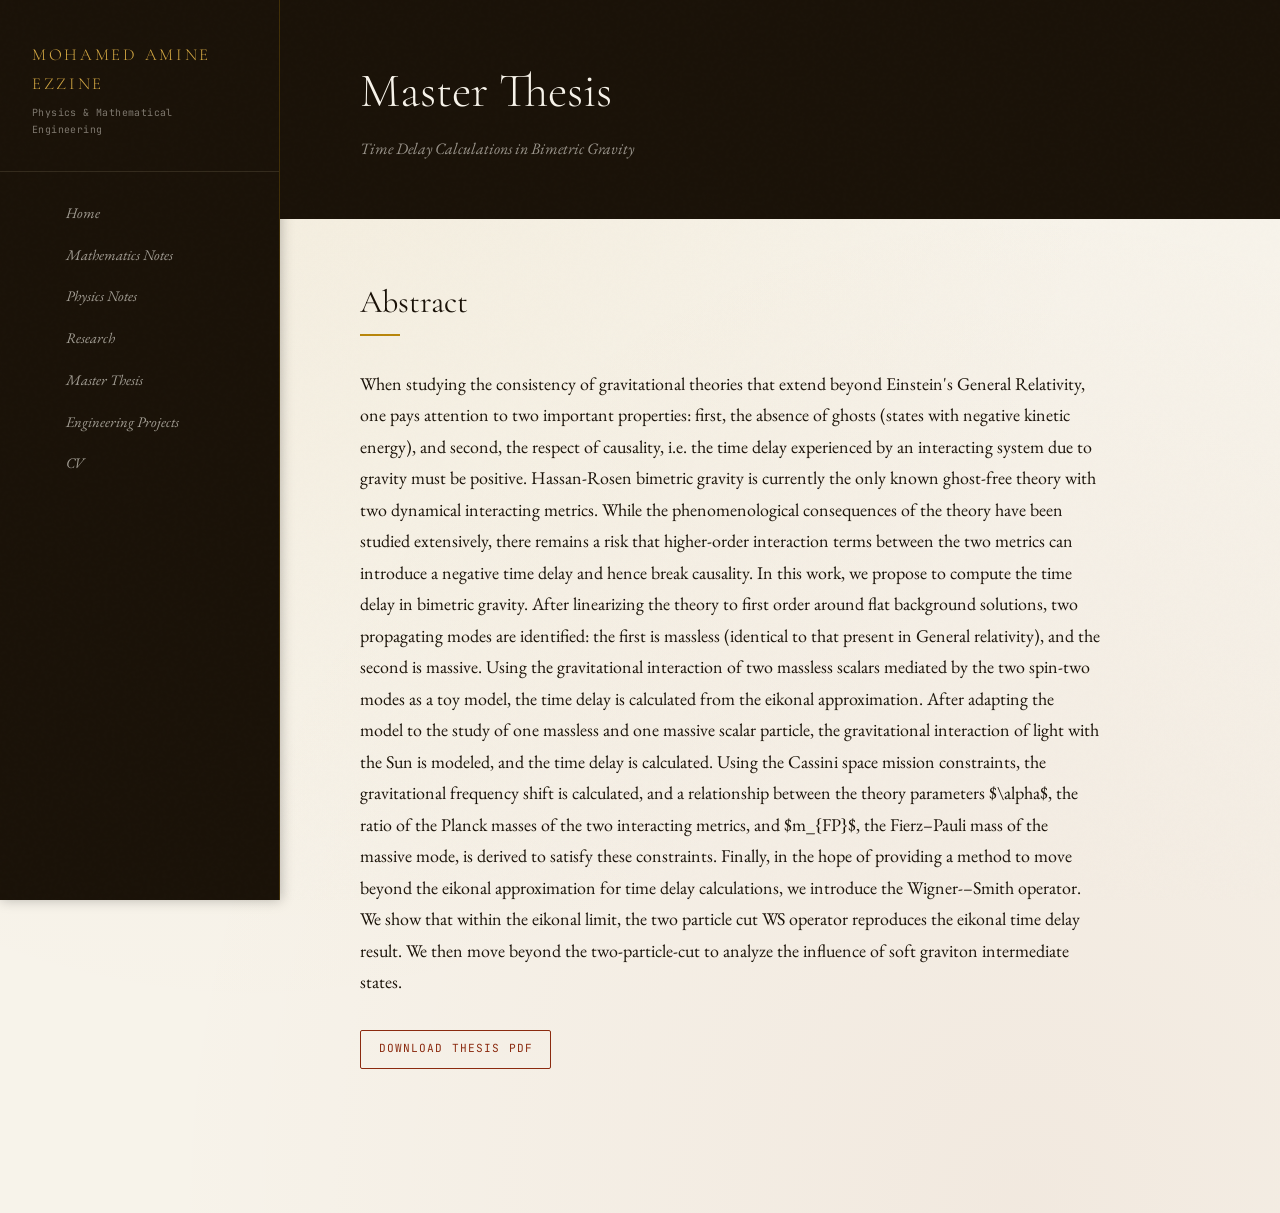
<file: thesis.html>
<!DOCTYPE html>
<html lang="en">
<head>
<meta charset="UTF-8">
<meta name="viewport" content="width=device-width, initial-scale=1.0">
<title>Master Thesis</title>

<link rel="stylesheet" href="style.css">
<link rel="preconnect" href="https://fonts.googleapis.com">
<link href="https://fonts.googleapis.com/css2?family=EB+Garamond:wght@400;500&display=swap" rel="stylesheet">

</head>
<body>
<button 
  onclick="document.querySelector('.sidebar').classList.toggle('open')"
  style="display:none;position:fixed;top:1rem;left:1rem;z-index:200;
         background:#1a1208;color:#d4a843;border:1px solid rgba(184,134,11,0.3);
         padding:0.5rem 0.75rem;font-family:monospace;font-size:0.7rem;
         cursor:pointer;border-radius:3px;"
  id="menuBtn">☰ Menu</button>

<script>
  if (window.innerWidth <= 900)
    document.getElementById('menuBtn').style.display = 'block';
</script>

<aside class="sidebar">
  <div class="sidebar-header">
    <div class="sidebar-name">Mohamed Amine Ezzine</div>
    <div class="sidebar-subtitle">Physics & Mathematical Engineering</div>
  </div>

  <ul class="sidebar-nav">
    <li><a href="index.html" class="nav-link">Home</a></li>
    <li><a href="math.html" class="nav-link">Mathematics Notes</a></li>
    <li><a href="physics.html" class="nav-link">Physics Notes</a></li>
    <li><a href="research.html" class="nav-link">Research</a></li>
    <li><a href="thesis.html" class="nav-link">Master Thesis</a></li>
    <li><a href="Engineering Projects.html" class="nav-link">Engineering Projects</a></li>
    <li><a href="cv.html" class="nav-link">CV</a></li>
  </ul>
</aside>


<main class="main">

<header class="page-header">
  <h1>Master Thesis</h1>
  <p>
    Time Delay Calculations in Bimetric Gravity
  </p>
</header>

<div class="content">

<section class="section">
  <h2 class="section-title">Abstract</h2>
  <div class="section-rule"></div>

  <p>
    When studying the consistency of gravitational theories that extend beyond Einstein's General Relativity, one pays attention to two important properties: first, the absence of ghosts (states with negative kinetic energy), and second, the respect of causality, i.e. the time delay experienced by an interacting system due to gravity must be positive. Hassan-Rosen bimetric gravity is currently the only known ghost-free theory with two dynamical interacting metrics. While the phenomenological consequences of the theory have been studied extensively, there remains a risk that higher-order interaction terms between the two metrics can introduce a negative time delay and hence break causality. 

In this work, we propose to compute the time delay in bimetric gravity. After linearizing the theory to first order around flat background solutions, two propagating modes are identified: the first is massless (identical to that present in General relativity), and the second is massive. Using the gravitational interaction of two massless scalars mediated by the two spin-two modes as a toy model, the time delay is calculated from the eikonal approximation.  

After adapting the model to the study of one massless and one massive scalar particle, the gravitational interaction of light with the Sun is modeled, and the time delay is calculated. Using the Cassini space mission constraints, the gravitational frequency shift is calculated, and a relationship between the theory parameters $\alpha$, the ratio of the Planck masses of the two interacting metrics, and $m_{FP}$, the Fierz–Pauli mass of the massive mode, is derived to satisfy these constraints. 

Finally, in the hope of providing a method to move beyond the eikonal approximation for time delay calculations, we introduce the Wigner-–Smith operator. We show that within the eikonal limit, the two particle cut WS operator reproduces the eikonal time delay result. We then move beyond the two-particle-cut to analyze the influence of soft graviton intermediate states. 
  </p>

  <a href="Master Thesis.pdf" class="button-link">
    Download Thesis PDF
  </a>
</section>

</div>
</main>
</body>
</html>
</file>
<file: style.css>
/* ════════════════════════════════════════════
   amine-physics.github.io — style.css
   Drop-in replacement. No HTML changes needed.
   ════════════════════════════════════════════ */

@import url('https://fonts.googleapis.com/css2?family=EB+Garamond:ital,wght@0,400;0,500;0,600;1,400;1,500&family=Cormorant+Garamond:ital,wght@0,300;0,400;1,300;1,400&family=JetBrains+Mono:wght@300;400&display=swap');

:root {
  --ink: #1a1208;
  --ink-light: #3d2e1a;
  --parchment: #f7f3ea;
  --parchment-dark: #ede7d6;
  --accent: #8b2a0f;
  --accent-light: #c44a1f;
  --gold: #b8860b;
  --gold-light: #d4a843;
  --rule: #c8b89a;
  --margin: #6b5a3e;
  --sidebar-w: 280px;
}

* {
  margin: 0;
  padding: 0;
  box-sizing: border-box;
}

html {
  scroll-behavior: smooth;
}

body {
  background: var(--parchment);
  color: var(--ink);
  font-family: 'EB Garamond', Georgia, serif;
  line-height: 1.75;
  font-size: 18px;
  min-height: 100vh;
  background-image:
    radial-gradient(ellipse at 20% 0%,  rgba(184,134,11,0.06) 0%, transparent 60%),
    radial-gradient(ellipse at 80% 100%, rgba(139,42,15,0.05)  0%, transparent 60%);
}

/* subtle grain */
body::before {
  content: '';
  position: fixed;
  inset: 0;
  background-image: url("data:image/svg+xml,%3Csvg viewBox='0 0 256 256' xmlns='http://www.w3.org/2000/svg'%3E%3Cfilter id='n'%3E%3CfeTurbulence type='fractalNoise' baseFrequency='0.9' numOctaves='4' stitchTiles='stitch'/%3E%3C/filter%3E%3Crect width='100%25' height='100%25' filter='url(%23n)' opacity='0.04'/%3E%3C/svg%3E");
  pointer-events: none;
  z-index: 1000;
  opacity: 0.35;
}

/* ── SIDEBAR ─────────────────────────────── */
.sidebar {
  position: fixed;
  left: 0;
  top: 0;
  width: var(--sidebar-w);
  height: 100vh;
  background: var(--ink);
  color: var(--parchment);
  padding: 2.5rem 0;
  overflow-y: auto;
  border-right: 1px solid rgba(184,134,11,0.25);
  /* gold shimmer on right edge */
  box-shadow: inset -1px 0 0 0 rgba(184,134,11,0.0),
              1px 0 12px rgba(0,0,0,0.25);
}

.sidebar::after {
  content: '';
  position: absolute;
  top: 0; right: -1px;
  width: 1px;
  height: 100%;
  background: linear-gradient(to bottom,
    transparent 0%,
    rgba(184,134,11,0.5) 40%,
    rgba(184,134,11,0.5) 60%,
    transparent 100%);
  pointer-events: none;
}

.sidebar-header {
  padding: 0 2rem 2rem;
  border-bottom: 1px solid rgba(200,184,154,0.15);
  margin-bottom: 0.5rem;
}

.sidebar-name {
  font-family: 'Cormorant Garamond', serif;
  font-size: 1.05rem;
  font-weight: 300;
  letter-spacing: 0.16em;
  text-transform: uppercase;
  color: var(--gold-light);
  display: block;
  text-decoration: none;
  transition: color 0.2s;
  margin-bottom: 0.4rem;
}

.sidebar-name:hover {
  color: var(--parchment);
}

.sidebar-subtitle {
  font-family: 'JetBrains Mono', monospace;
  font-size: 0.62rem;
  opacity: 0.45;
  letter-spacing: 0.04em;
  line-height: 1.7;
  color: var(--parchment);
}

.sidebar-nav {
  list-style: none;
  margin-top: 1.25rem;
}

/* Section label inside nav — add these spans in your HTML if you want them,
   but they are optional; plain links still look great */
.nav-section-title {
  font-family: 'JetBrains Mono', monospace;
  font-size: 0.58rem;
  letter-spacing: 0.2em;
  text-transform: uppercase;
  color: var(--gold);
  padding: 1rem 2rem 0.35rem;
  opacity: 0.75;
  display: block;
}

.nav-link {
  display: block;
  padding: 0.5rem 2rem 0.5rem 2.5rem;
  color: rgba(247,243,234,0.62);
  text-decoration: none;
  font-family: 'EB Garamond', serif;
  font-size: 0.92rem;
  font-style: italic;
  transition: all 0.2s ease;
  border-left: 2px solid transparent;
}

.nav-link:hover,
.nav-link.active {
  color: var(--parchment);
  border-left-color: var(--gold);
  background: rgba(184,134,11,0.08);
  padding-left: 2.8rem;
}

/* ── MAIN ────────────────────────────────── */
.main {
  margin-left: var(--sidebar-w);
  min-height: 100vh;
}

/* ── PAGE HEADER ─────────────────────────── */
.page-header {
  background: var(--ink);
  color: var(--parchment);
  padding: 4rem 5rem 3.5rem;
  position: relative;
  overflow: hidden;
}

/* decorative large character — harmless if no element uses it */
.page-header::before {
  content: attr(data-char);
  position: absolute;
  right: 3rem;
  top: -1rem;
  font-family: 'Cormorant Garamond', serif;
  font-size: 13rem;
  color: rgba(184,134,11,0.055);
  pointer-events: none;
  line-height: 1;
  user-select: none;
}

.page-header h1 {
  font-family: 'Cormorant Garamond', serif;
  font-size: 3rem;
  font-weight: 300;
  line-height: 1.15;
  color: var(--parchment);
  margin-bottom: 0.75rem;
}

/* gold rule under heading — add <div class="header-rule"></div>
   after your h1 in HTML, or it simply won't show */
.header-rule {
  width: 55px;
  height: 1px;
  background: linear-gradient(to right, var(--gold), transparent);
  margin: 1.25rem 0;
}

.page-header p {
  max-width: 620px;
  opacity: 0.58;
  margin-top: 1rem;
  font-style: italic;
  font-size: 1rem;
  line-height: 1.75;
}

/* ── CONTENT ─────────────────────────────── */
.content {
  max-width: 900px;
  padding: 4rem 5rem;
}

/* ── SECTIONS ────────────────────────────── */
.section {
  margin-bottom: 5rem;
  animation: fadeUp 0.55s ease both;
}

@keyframes fadeUp {
  from { opacity: 0; transform: translateY(14px); }
  to   { opacity: 1; transform: translateY(0); }
}

.section-title {
  font-family: 'Cormorant Garamond', serif;
  font-size: 2rem;
  font-weight: 400;
  color: var(--ink);
  line-height: 1.2;
  margin-bottom: 0.25rem;
}

.section-rule {
  width: 40px;
  height: 2px;
  background: var(--gold);
  margin-bottom: 2rem;
  margin-top: 0.75rem;
}

/* ── NOTE CARDS ──────────────────────────── */
.note-card {
  background: rgba(139,42,15,0.03);
  border-left: 3px solid var(--accent);
  padding: 1.5rem 1.75rem;
  margin-bottom: 2rem;
  border-radius: 0 4px 4px 0;
  transition: border-color 0.2s, background 0.2s;
}

.note-card:hover {
  background: rgba(139,42,15,0.055);
  border-left-color: var(--accent-light);
}

.note-title {
  font-family: 'Cormorant Garamond', serif;
  font-size: 1.4rem;
  font-weight: 400;
  color: var(--ink);
  margin-bottom: 0.4rem;
}

.note-meta {
  font-family: 'JetBrains Mono', monospace;
  font-size: 0.65rem;
  letter-spacing: 0.1em;
  text-transform: uppercase;
  color: var(--margin);
  margin-bottom: 1rem;
  opacity: 0.75;
}

/* ── BUTTON LINKS ────────────────────────── */
.button-link {
  display: inline-block;
  padding: 0.55rem 1.1rem;
  border: 1px solid var(--accent);
  color: var(--accent);
  text-decoration: none;
  font-family: 'JetBrains Mono', monospace;
  font-size: 0.7rem;
  letter-spacing: 0.1em;
  text-transform: uppercase;
  margin-top: 1rem;
  border-radius: 2px;
  transition: all 0.2s ease;
}

.button-link:hover {
  background: var(--accent);
  color: var(--parchment);
  box-shadow: 0 2px 12px rgba(139,42,15,0.2);
}

/* ── MISC ────────────────────────────────── */
iframe {
  border: none;
}

ul {
  padding-left: 1.5rem;
}

p {
  margin-bottom: 1rem;
}

p:last-child {
  margin-bottom: 0;
}

/* ornamental divider — use:
   <div class="ornamental-rule"><span>✦</span></div> */
.ornamental-rule {
  display: flex;
  align-items: center;
  gap: 1rem;
  margin: 3rem 0;
  color: var(--rule);
}
.ornamental-rule::before,
.ornamental-rule::after {
  content: '';
  flex: 1;
  height: 1px;
  background: var(--rule);
}
.ornamental-rule span {
  font-size: 0.9rem;
  color: var(--gold);
}

/* theorem environments — optional, add when you write proofs */
.theorem    { background: rgba(139,42,15,0.04);  border-left: 3px solid var(--accent);    padding: 1.5rem 1.75rem; border-radius: 0 4px 4px 0; margin: 2rem 0; }
.lemma      { background: rgba(184,134,11,0.05); border-left: 3px solid var(--gold);      padding: 1.5rem 1.75rem; border-radius: 0 4px 4px 0; margin: 2rem 0; }
.proof      { background: rgba(61,46,26,0.03);   border-left: 3px solid var(--rule);      padding: 1.5rem 1.75rem; border-radius: 0 4px 4px 0; margin: 2rem 0; }
.remark     { background: rgba(107,90,62,0.05);  border-left: 3px solid var(--margin);    padding: 1.5rem 1.75rem; border-radius: 0 4px 4px 0; margin: 2rem 0; }
.definition { background: rgba(26,18,8,0.04);    border-left: 3px solid var(--ink-light); padding: 1.5rem 1.75rem; border-radius: 0 4px 4px 0; margin: 2rem 0; }

.thm-label {
  font-family: 'JetBrains Mono', monospace;
  font-size: 0.65rem;
  letter-spacing: 0.15em;
  text-transform: uppercase;
  margin-bottom: 0.6rem;
  display: block;
}

.theorem    .thm-label { color: var(--accent); }
.lemma      .thm-label { color: var(--gold); }
.proof      .thm-label { color: var(--margin); }
.remark     .thm-label { color: var(--margin); }
.definition .thm-label { color: var(--ink-light); }

.proof-end {
  text-align: right;
  color: var(--accent);
  font-size: 1.1rem;
  margin-top: 0.5rem;
}

/* ── MOBILE ──────────────────────────────── */
@media (max-width: 900px) {
  .sidebar {
    position: fixed;
    width: var(--sidebar-w);
    height: 100vh;
    transform: translateX(-100%);
    transition: transform 0.3s ease;
    z-index: 100;
  }

  .sidebar.open {
    transform: translateX(0);
  }

  .main {
    margin-left: 0;
  }

  .content,
  .page-header {
    padding: 2rem;
  }

  .page-header {
    padding-top: 4rem;
  }

  .page-header h1 {
    font-size: 2rem;
  }

   /* ── CONTACT GRID ── */
.contact-grid {
  display: grid;
  grid-template-columns: 1fr 1fr;
  gap: 1.5rem 3rem;
  margin-top: 1.5rem;
}

.contact-item {
  display: flex;
  flex-direction: column;
  gap: 0.25rem;
}

.contact-label {
  font-family: 'JetBrains Mono', monospace;
  font-size: 0.62rem;
  letter-spacing: 0.18em;
  text-transform: uppercase;
  color: var(--gold);
}

.contact-value {
  font-size: 0.95rem;
  color: var(--ink-light);
  text-decoration: none;
  font-style: italic;
  transition: color 0.2s;
}

a.contact-value:hover {
  color: var(--accent);
}

@media (max-width: 900px) {
  .contact-grid {
    grid-template-columns: 1fr;
    gap: 1.25rem;
  }
}
}
</file>
